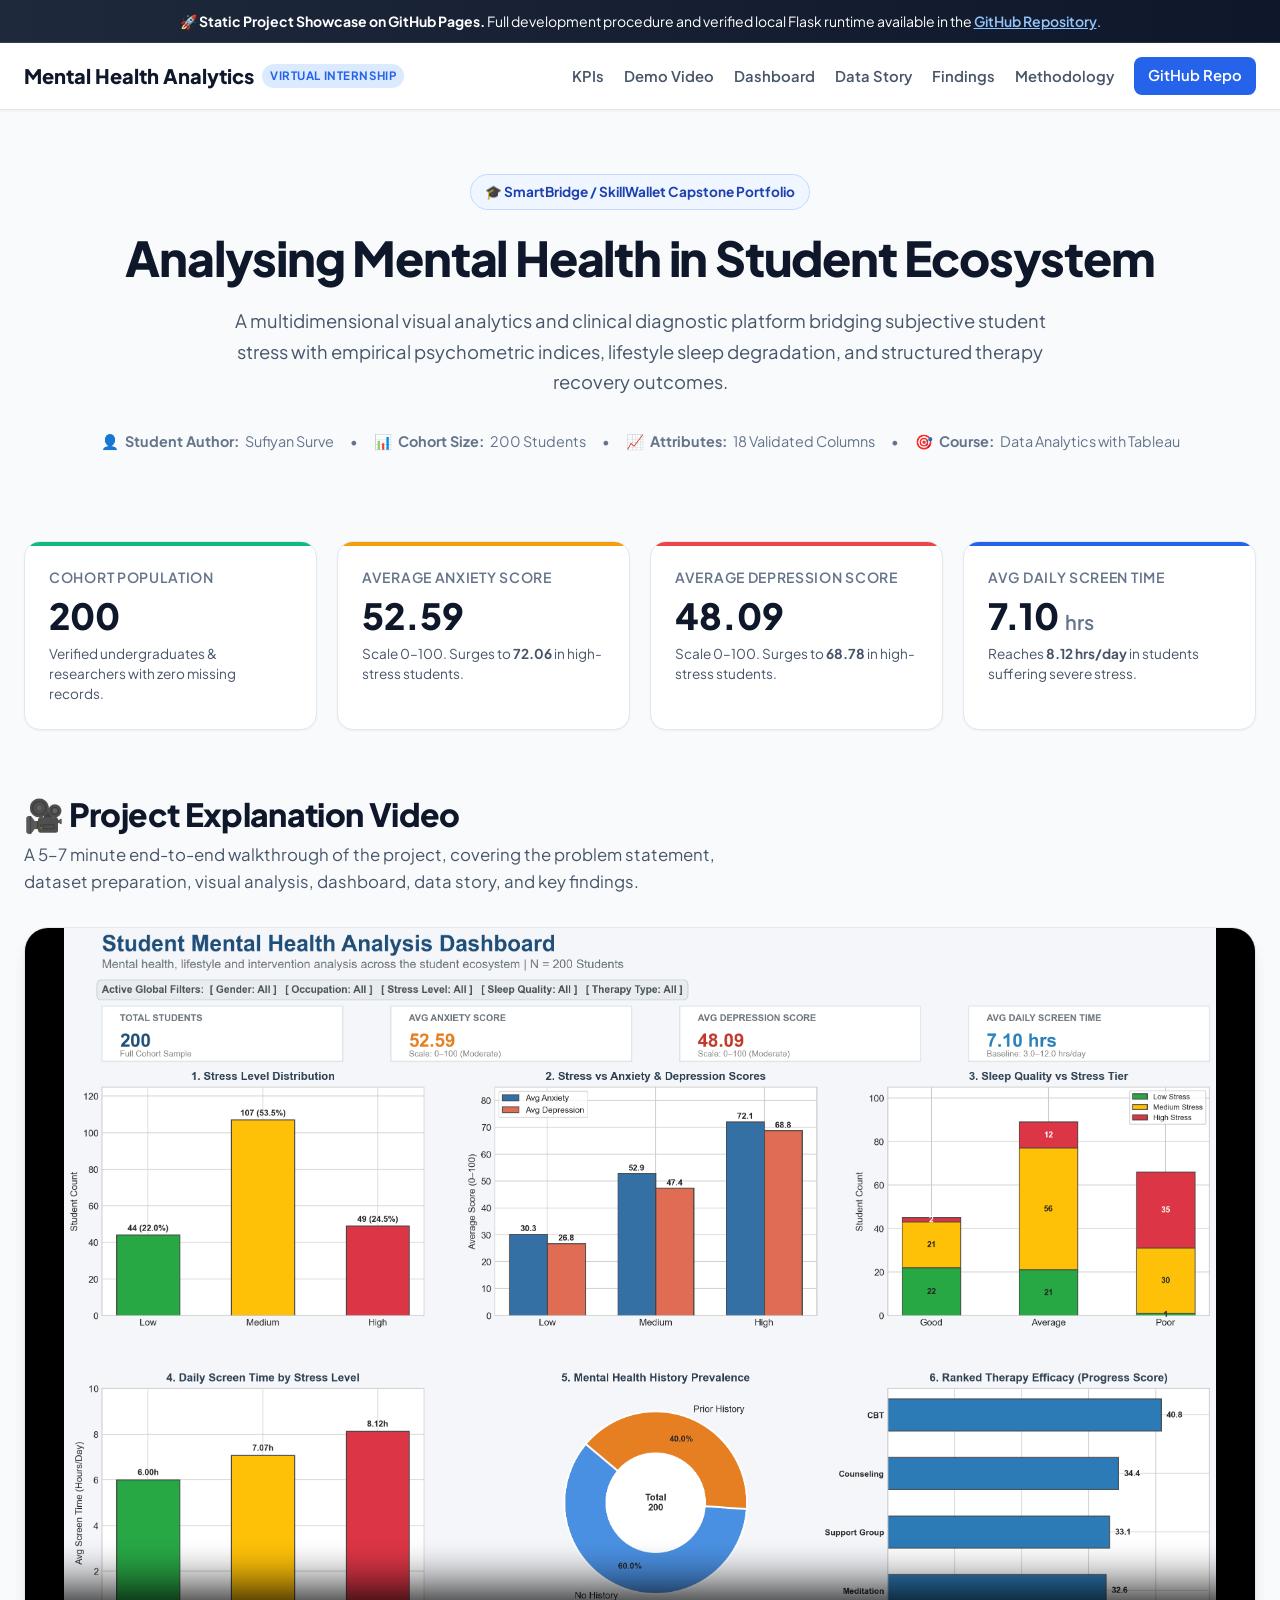
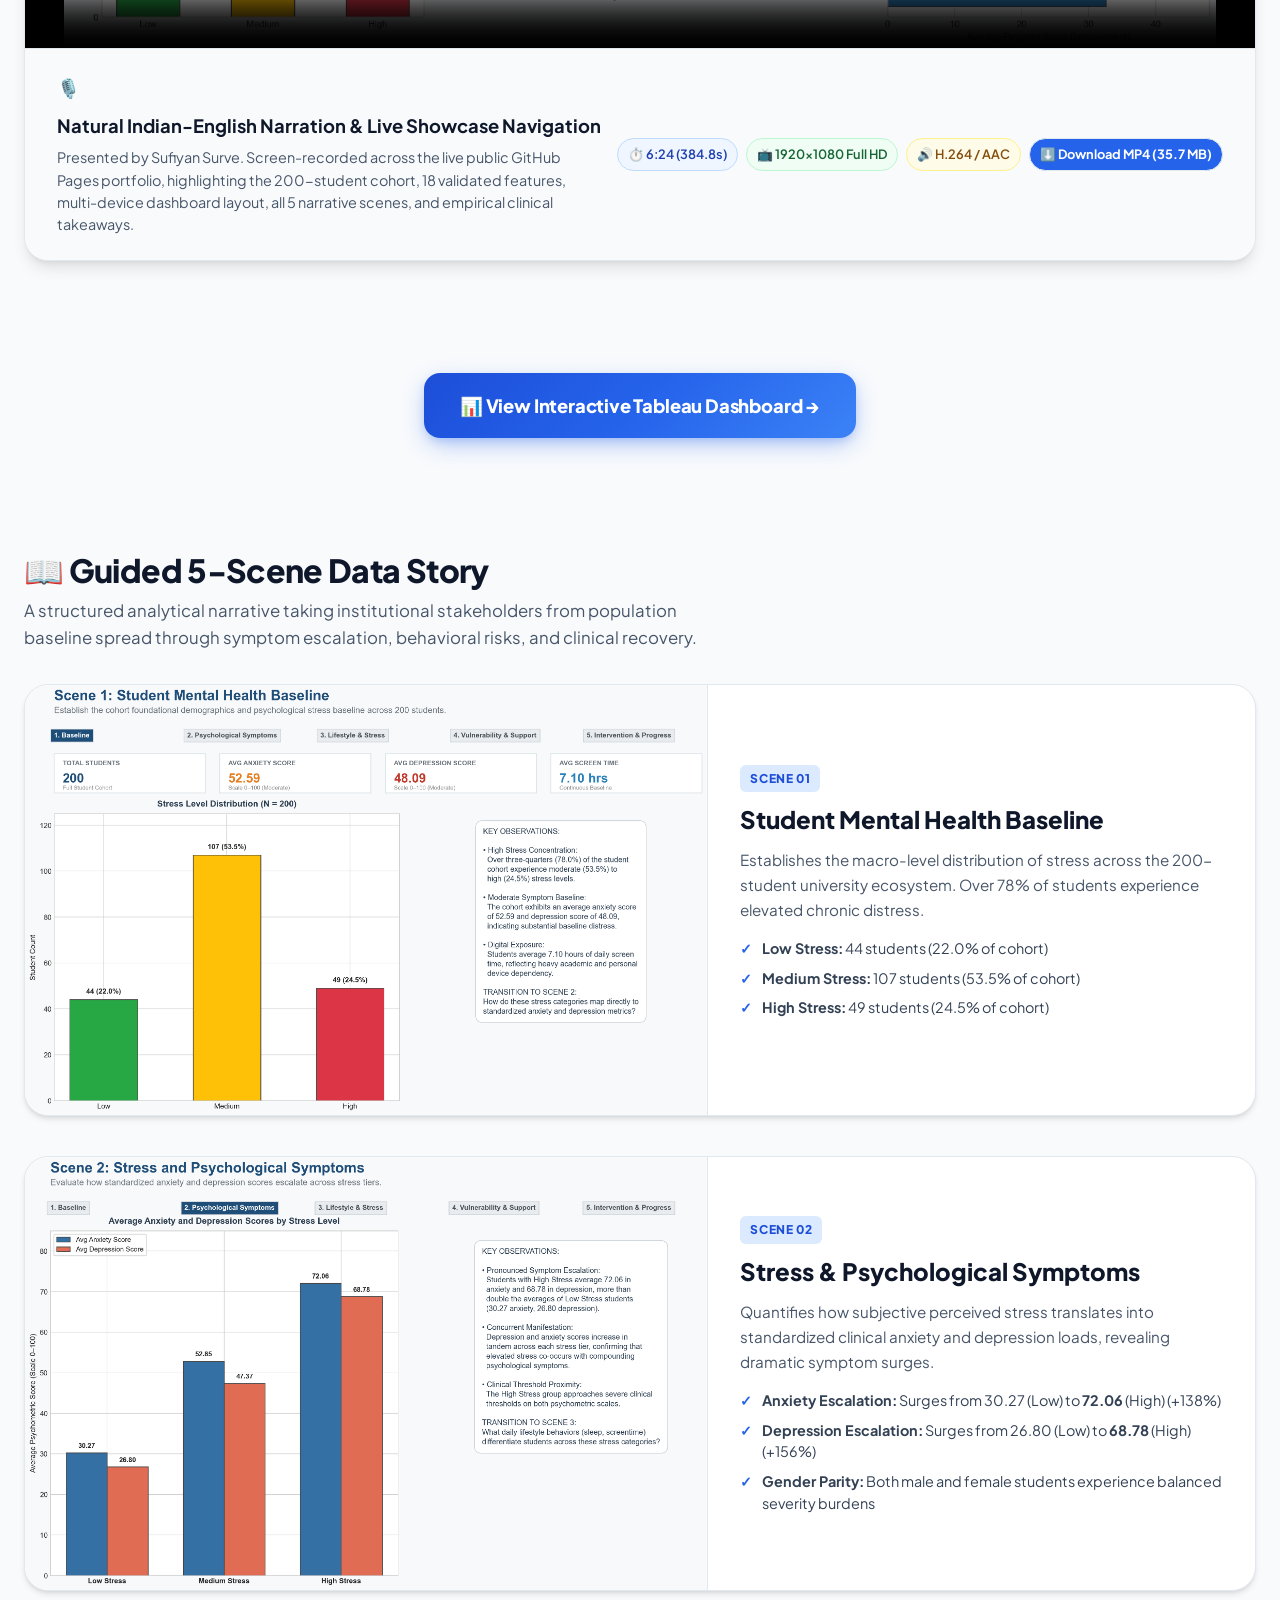
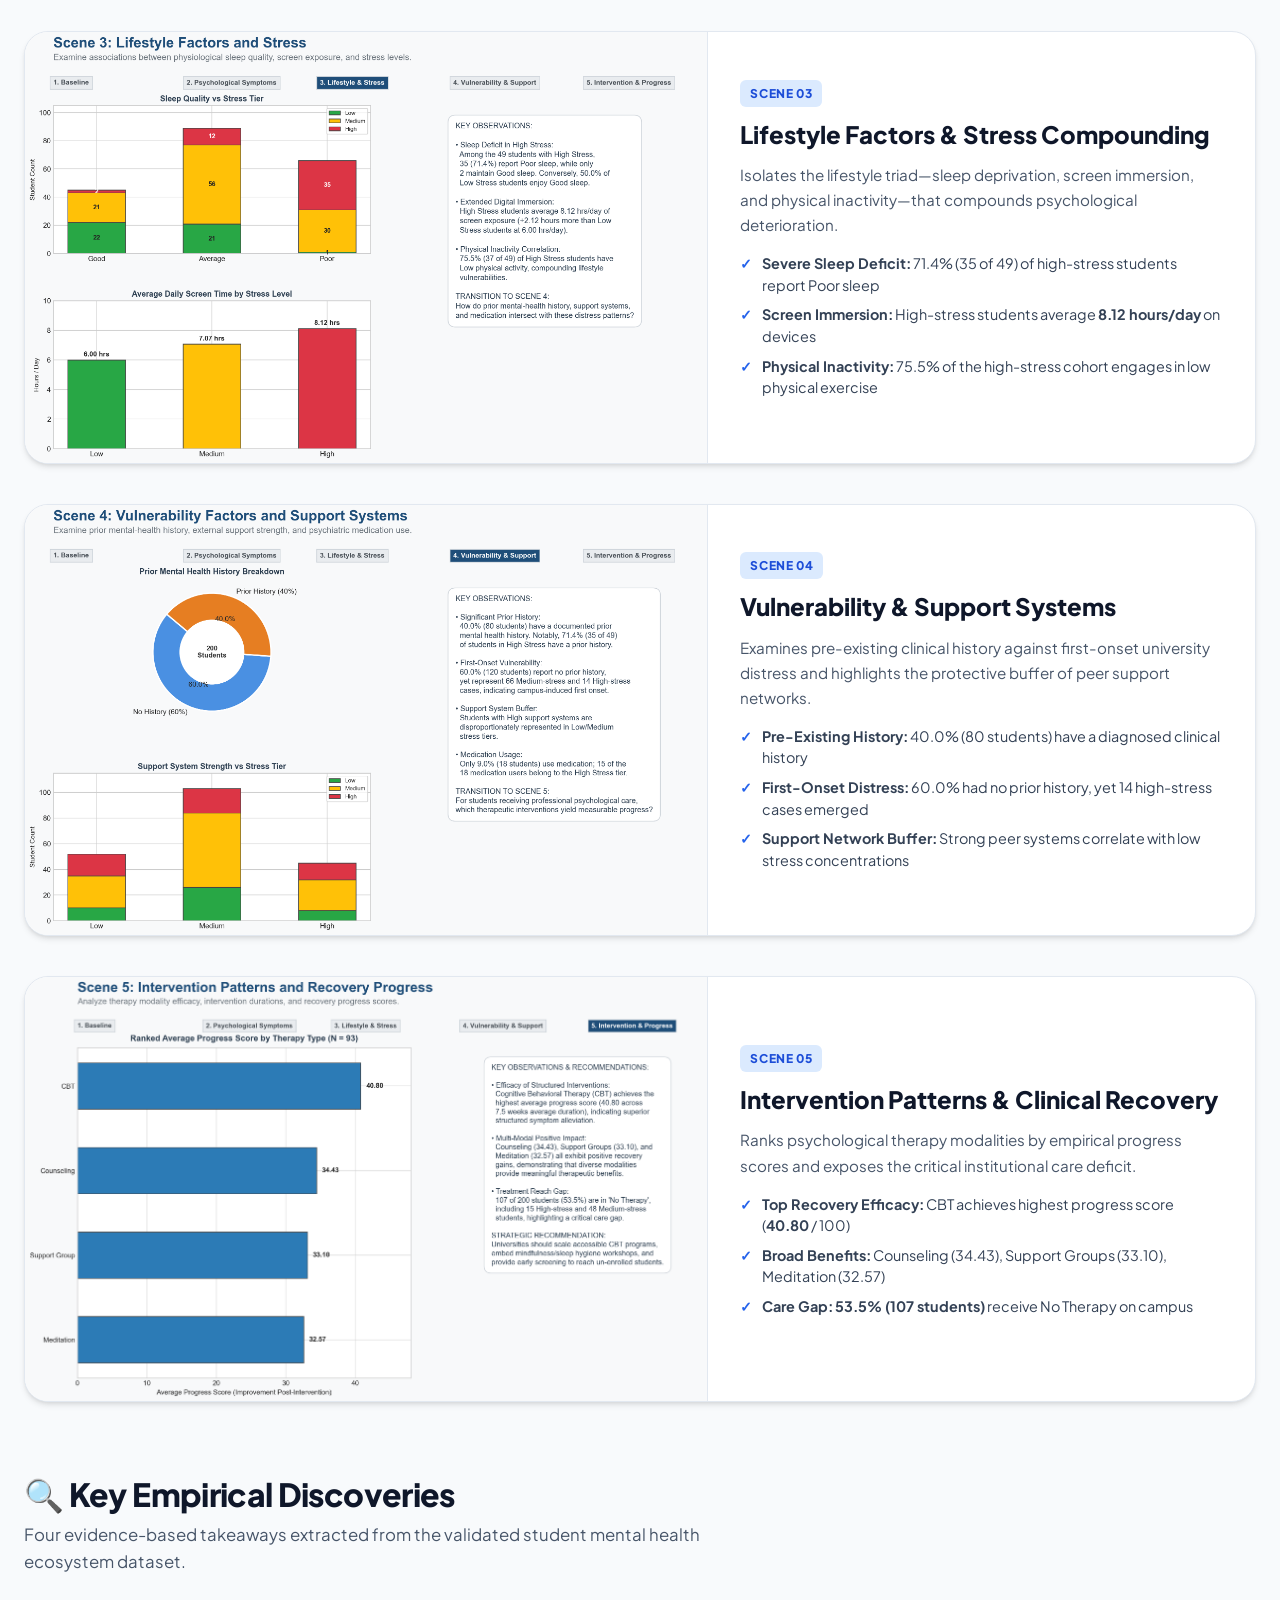
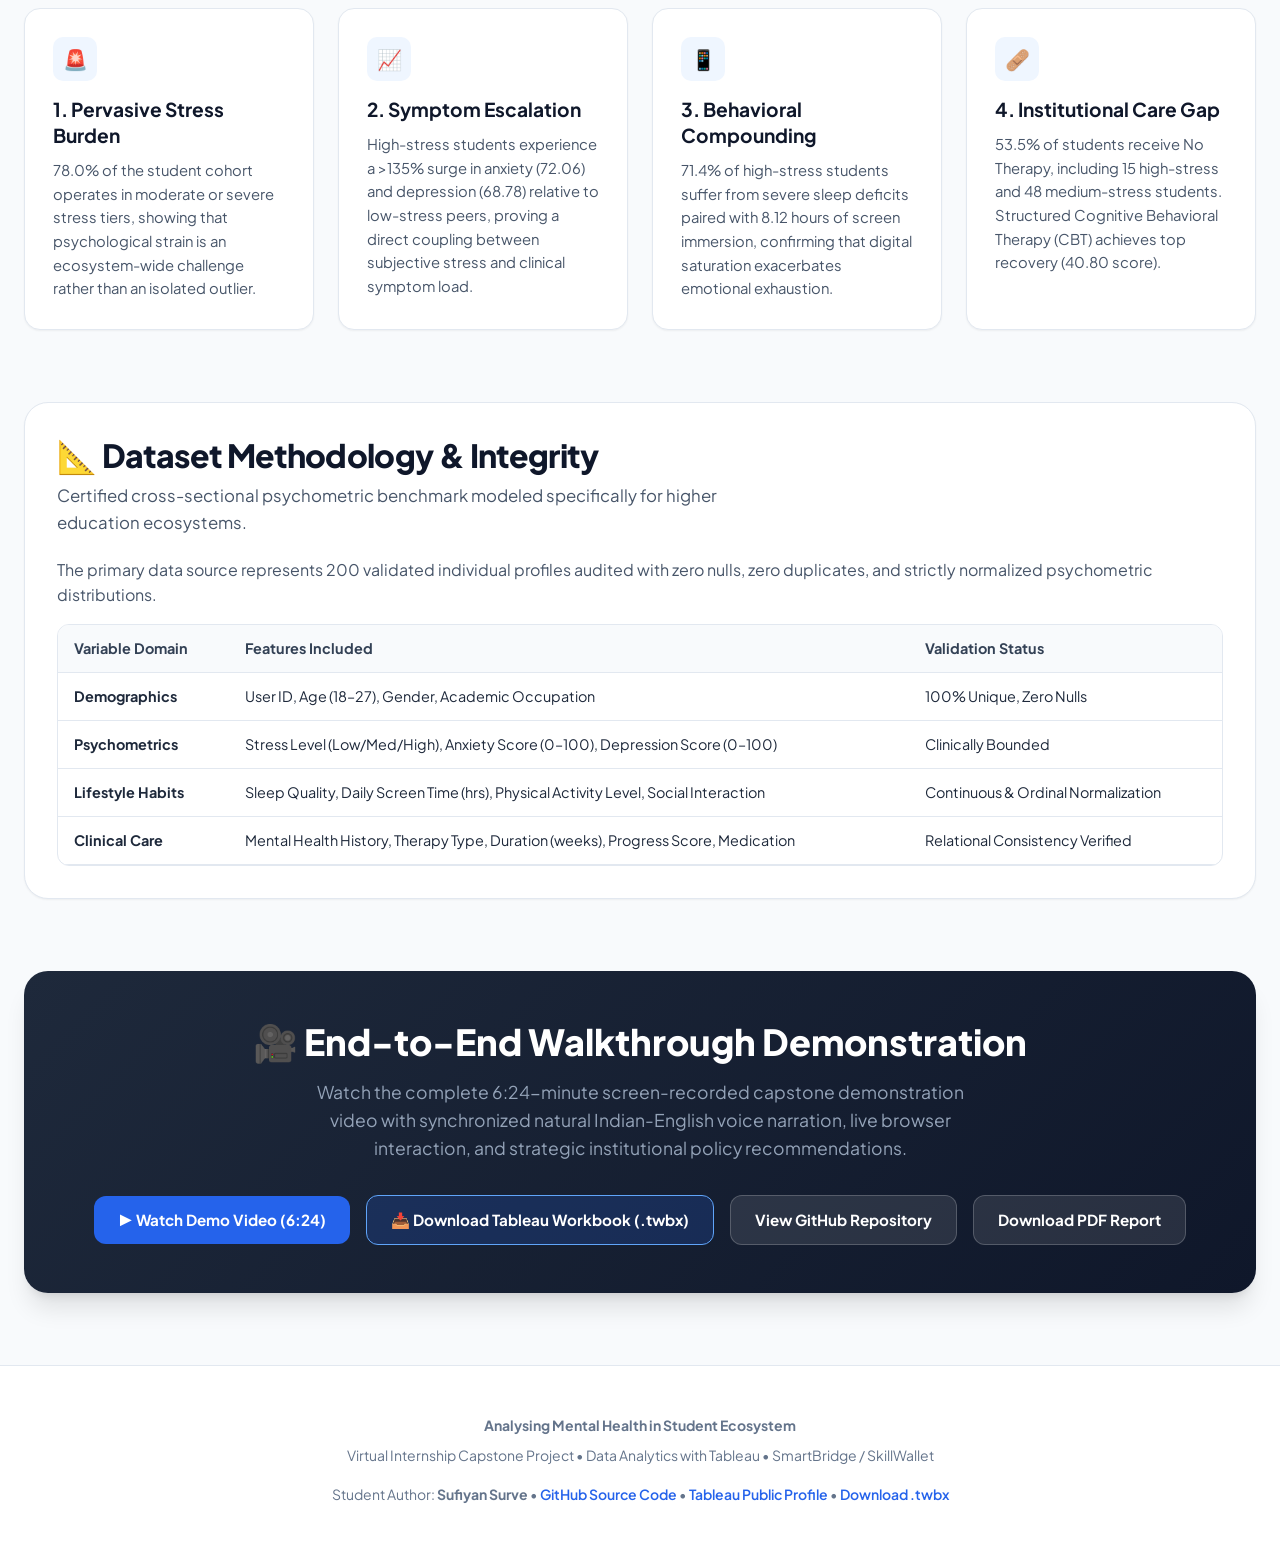
<file: docs/index.html>
<!DOCTYPE html>
<html lang="en">
<head>
  <meta charset="UTF-8">
  <meta name="viewport" content="width=device-width, initial-scale=1.0">
  <title>Analysing Mental Health in Student Ecosystem — Interactive Project Showcase</title>
  <link rel="preconnect" href="https://fonts.googleapis.com">
  <link rel="preconnect" href="https://fonts.gstatic.com" crossorigin>
  <link href="https://fonts.googleapis.com/css2?family=Plus+Jakarta+Sans:wght@300;400;500;600;700;800&display=swap" rel="stylesheet">
  <style>
    :root {
      --primary: #2563eb;
      --primary-dark: #1d4ed8;
      --primary-light: #dbeafe;
      --slate-900: #0f172a;
      --slate-800: #1e293b;
      --slate-700: #334155;
      --slate-600: #475569;
      --slate-500: #64748b;
      --slate-200: #e2e8f0;
      --slate-100: #f1f5f9;
      --slate-50: #f8fafc;
      --white: #ffffff;
      --success: #10b981;
      --warning: #f59e0b;
      --danger: #ef4444;
      --shadow-sm: 0 1px 2px 0 rgb(0 0 0 / 0.05);
      --shadow-md: 0 4px 6px -1px rgb(0 0 0 / 0.1), 0 2px 4px -2px rgb(0 0 0 / 0.1);
      --shadow-lg: 0 10px 15px -3px rgb(0 0 0 / 0.1), 0 4px 6px -4px rgb(0 0 0 / 0.1);
      --shadow-xl: 0 20px 25px -5px rgb(0 0 0 / 0.1), 0 8px 10px -6px rgb(0 0 0 / 0.1);
      --radius-sm: 8px;
      --radius-md: 12px;
      --radius-lg: 16px;
      --radius-xl: 24px;
    }

    *, *::before, *::after {
      box-sizing: border-box;
      margin: 0;
      padding: 0;
    }

    html {
      scroll-behavior: smooth;
      -webkit-text-size-adjust: 100%;
      overflow-x: hidden;
    }

    body {
      font-family: 'Plus Jakarta Sans', -apple-system, BlinkMacSystemFont, 'Segoe UI', Roboto, sans-serif;
      background-color: var(--slate-50);
      color: var(--slate-800);
      line-height: 1.6;
      -webkit-font-smoothing: antialiased;
      overflow-x: hidden;
      width: 100%;
    }

    img, video {
      max-width: 100%;
      height: auto;
      display: block;
    }

    /* Top Notice Banner */
    .top-banner {
      background: linear-gradient(90deg, #1e293b 0%, #0f172a 100%);
      color: var(--white);
      padding: 10px clamp(16px, 3vw, 24px);
      font-size: clamp(0.775rem, 1.8vw, 0.875rem);
      text-align: center;
      border-bottom: 1px solid rgba(255, 255, 255, 0.1);
      word-break: break-word;
    }
    .top-banner a {
      color: #93c5fd;
      text-decoration: underline;
      font-weight: 600;
    }

    /* Header Nav */
    header {
      background: rgba(255, 255, 255, 0.95);
      backdrop-filter: blur(8px);
      position: sticky;
      top: 0;
      z-index: 50;
      border-bottom: 1px solid var(--slate-200);
      box-shadow: var(--shadow-sm);
      width: 100%;
    }
    .nav-container {
      max-width: 1280px;
      margin: 0 auto;
      padding: 14px clamp(16px, 3vw, 24px);
      display: flex;
      justify-content: space-between;
      align-items: center;
      flex-wrap: wrap;
      gap: 12px;
    }
    .brand {
      display: inline-flex;
      align-items: center;
      gap: 8px;
      text-decoration: none;
      color: var(--slate-900);
      font-weight: 800;
      font-size: clamp(1.05rem, 2.5vw, 1.25rem);
      flex-shrink: 0;
    }
    .brand-badge {
      background: var(--primary-light);
      color: var(--primary);
      font-size: 0.72rem;
      padding: 3px 8px;
      border-radius: 9999px;
      font-weight: 700;
      text-transform: uppercase;
      letter-spacing: 0.05em;
      white-space: nowrap;
    }
    .nav-links {
      display: flex;
      align-items: center;
      gap: clamp(10px, 1.8vw, 20px);
      list-style: none;
      flex-wrap: wrap;
    }
    .nav-links a {
      text-decoration: none;
      color: var(--slate-600);
      font-weight: 600;
      font-size: clamp(0.825rem, 1.6vw, 0.925rem);
      transition: color 0.2s ease;
      white-space: nowrap;
    }
    .nav-links a:hover {
      color: var(--primary);
    }
    .nav-btn {
      background: var(--primary);
      color: var(--white) !important;
      padding: 7px 14px;
      border-radius: var(--radius-sm);
      transition: background 0.2s ease, transform 0.2s ease;
      display: inline-flex;
      align-items: center;
      gap: 4px;
    }
    .nav-btn:hover {
      background: var(--primary-dark) !important;
      transform: translateY(-1px);
    }

    /* Hero Section */
    .hero {
      padding: clamp(36px, 6vw, 64px) clamp(16px, 3vw, 24px) clamp(28px, 4vw, 48px);
      max-width: 1280px;
      margin: 0 auto;
      text-align: center;
      width: 100%;
    }
    .hero-tag {
      display: inline-flex;
      align-items: center;
      gap: 6px;
      background: #eff6ff;
      border: 1px solid #bfdbfe;
      color: #1e40af;
      padding: 6px 14px;
      border-radius: 9999px;
      font-size: clamp(0.775rem, 1.6vw, 0.85rem);
      font-weight: 700;
      margin-bottom: clamp(14px, 2.5vw, 20px);
      max-width: 100%;
      word-break: break-word;
    }
    .hero h1 {
      font-size: clamp(1.85rem, 4.5vw, 3rem);
      line-height: 1.18;
      font-weight: 800;
      color: var(--slate-900);
      margin-bottom: clamp(14px, 2.5vw, 20px);
      letter-spacing: -0.025em;
      word-break: break-word;
    }
    .hero p {
      font-size: clamp(1rem, 2.2vw, 1.15rem);
      color: var(--slate-600);
      max-width: 840px;
      margin: 0 auto clamp(24px, 3.5vw, 32px);
      line-height: 1.65;
    }
    .hero-meta {
      display: flex;
      justify-content: center;
      align-items: center;
      flex-wrap: wrap;
      gap: 10px 16px;
      margin-bottom: clamp(28px, 4vw, 40px);
      font-size: clamp(0.825rem, 1.6vw, 0.9rem);
      color: var(--slate-500);
    }
    .hero-meta span {
      display: inline-flex;
      align-items: center;
      gap: 6px;
      white-space: nowrap;
    }

    /* KPI Cards Grid */
    .kpi-section {
      max-width: 1280px;
      margin: 0 auto clamp(36px, 5vw, 64px);
      padding: 0 clamp(16px, 3vw, 24px);
      width: 100%;
    }
    .kpi-grid {
      display: grid;
      grid-template-columns: repeat(auto-fit, minmax(min(100%, 260px), 1fr));
      gap: clamp(14px, 2vw, 20px);
    }
    .kpi-card {
      background: var(--white);
      border: 1px solid var(--slate-200);
      border-radius: var(--radius-lg);
      padding: clamp(18px, 2.5vw, 24px);
      box-shadow: var(--shadow-sm);
      position: relative;
      overflow: hidden;
      transition: transform 0.2s ease, box-shadow 0.2s ease;
      display: flex;
      flex-direction: column;
    }
    .kpi-card:hover {
      transform: translateY(-2px);
      box-shadow: var(--shadow-md);
    }
    .kpi-card::before {
      content: '';
      position: absolute;
      top: 0;
      left: 0;
      right: 0;
      height: 4px;
      background: var(--primary);
    }
    .kpi-card.warning::before { background: var(--warning); }
    .kpi-card.danger::before { background: var(--danger); }
    .kpi-card.success::before { background: var(--success); }
    .kpi-label {
      font-size: clamp(0.775rem, 1.5vw, 0.875rem);
      font-weight: 600;
      color: var(--slate-500);
      text-transform: uppercase;
      letter-spacing: 0.05em;
      margin-bottom: 8px;
    }
    .kpi-value {
      font-size: clamp(1.85rem, 3.8vw, 2.25rem);
      font-weight: 800;
      color: var(--slate-900);
      line-height: 1.1;
      margin-bottom: 8px;
    }
    .kpi-subtext {
      font-size: clamp(0.8rem, 1.5vw, 0.85rem);
      color: var(--slate-600);
      line-height: 1.5;
    }

    /* Section Containers */
    .section-wrap {
      max-width: 1280px;
      margin: 0 auto clamp(40px, 6vw, 72px);
      padding: 0 clamp(16px, 3vw, 24px);
      width: 100%;
    }
    .section-header {
      margin-bottom: clamp(20px, 3.5vw, 32px);
      text-align: left;
    }
    .section-title {
      font-size: clamp(1.4rem, 3vw, 2rem);
      font-weight: 800;
      color: var(--slate-900);
      margin-bottom: 8px;
      letter-spacing: -0.02em;
      line-height: 1.25;
      display: flex;
      align-items: center;
      gap: 8px;
      flex-wrap: wrap;
    }
    .section-desc {
      font-size: clamp(0.925rem, 2vw, 1.05rem);
      color: var(--slate-600);
      max-width: 720px;
      line-height: 1.6;
    }

    /* Dashboard Link Section */
    #dashboard {
      display: flex;
      justify-content: center;
      align-items: center;
      padding: clamp(24px, 4vw, 40px) clamp(16px, 3vw, 24px);
    }
    .btn-dashboard-cta {
      display: inline-flex;
      align-items: center;
      justify-content: center;
      gap: 10px;
      background: linear-gradient(135deg, #1d4ed8 0%, #2563eb 50%, #3b82f6 100%);
      color: var(--white) !important;
      font-size: clamp(0.95rem, 2vw, 1.15rem);
      font-weight: 800;
      padding: clamp(14px, 2.5vw, 18px) clamp(22px, 4vw, 36px);
      border-radius: var(--radius-lg);
      text-decoration: none !important;
      box-shadow: 0 8px 24px -4px rgba(37, 99, 235, 0.4), 0 4px 10px -2px rgba(37, 99, 235, 0.2);
      transition: all 0.25s ease;
      max-width: 100%;
      text-align: center;
      word-break: normal;
      letter-spacing: -0.01em;
      min-height: 52px;
    }
    .btn-dashboard-cta:hover {
      background: linear-gradient(135deg, #1e40af 0%, #1d4ed8 50%, #2563eb 100%);
      transform: translateY(-2px);
      box-shadow: 0 12px 28px -4px rgba(37, 99, 235, 0.5), 0 6px 14px -2px rgba(37, 99, 235, 0.3);
    }
    .btn-dashboard-cta:active {
      transform: translateY(0);
    }

    /* Story Scenes */
    .story-grid {
      display: grid;
      grid-template-columns: 1fr;
      gap: clamp(24px, 3.5vw, 40px);
    }
    .scene-card {
      background: var(--white);
      border: 1px solid var(--slate-200);
      border-radius: var(--radius-xl);
      overflow: hidden;
      box-shadow: var(--shadow-md);
      display: grid;
      grid-template-columns: 1.25fr 1fr;
      transition: transform 0.2s ease, box-shadow 0.2s ease;
      width: 100%;
    }
    .scene-card:hover {
      box-shadow: var(--shadow-xl);
    }
    .scene-media {
      background: #000;
      display: flex;
      align-items: center;
      justify-content: center;
      border-right: 1px solid var(--slate-200);
      min-height: 220px;
      overflow: hidden;
    }
    .scene-media img {
      width: 100%;
      height: 100%;
      object-fit: cover;
      display: block;
    }
    .scene-content {
      padding: clamp(20px, 3.5vw, 36px) clamp(18px, 3vw, 32px);
      display: flex;
      flex-direction: column;
      justify-content: center;
    }
    .scene-num {
      display: inline-block;
      align-self: flex-start;
      background: var(--primary-light);
      color: var(--primary-dark);
      font-size: 0.75rem;
      font-weight: 800;
      text-transform: uppercase;
      padding: 4px 10px;
      border-radius: 6px;
      margin-bottom: 12px;
      letter-spacing: 0.05em;
    }
    .scene-title {
      font-size: clamp(1.2rem, 2.2vw, 1.5rem);
      font-weight: 800;
      color: var(--slate-900);
      margin-bottom: 12px;
      line-height: 1.3;
    }
    .scene-body {
      font-size: clamp(0.875rem, 1.6vw, 0.95rem);
      color: var(--slate-600);
      margin-bottom: 16px;
      line-height: 1.65;
    }
    .scene-bullets {
      list-style: none;
      margin-bottom: 8px;
    }
    .scene-bullets li {
      position: relative;
      padding-left: 22px;
      font-size: clamp(0.825rem, 1.5vw, 0.9rem);
      color: var(--slate-700);
      margin-bottom: 8px;
      line-height: 1.5;
    }
    .scene-bullets li::before {
      content: '✓';
      position: absolute;
      left: 0;
      top: 0;
      color: var(--primary);
      font-weight: 800;
    }

    /* Key Findings Grid */
    .findings-grid {
      display: grid;
      grid-template-columns: repeat(auto-fit, minmax(min(100%, 280px), 1fr));
      gap: clamp(16px, 2.5vw, 24px);
    }
    .finding-card {
      background: var(--white);
      border: 1px solid var(--slate-200);
      border-radius: var(--radius-lg);
      padding: clamp(20px, 3vw, 28px);
      box-shadow: var(--shadow-sm);
      display: flex;
      flex-direction: column;
    }
    .finding-icon {
      width: 44px;
      height: 44px;
      border-radius: 10px;
      background: #eff6ff;
      color: var(--primary);
      display: inline-flex;
      align-items: center;
      justify-content: center;
      font-size: 1.25rem;
      margin-bottom: 16px;
      flex-shrink: 0;
    }
    .finding-title {
      font-size: clamp(1.05rem, 2vw, 1.2rem);
      font-weight: 700;
      color: var(--slate-900);
      margin-bottom: 10px;
      line-height: 1.35;
    }
    .finding-desc {
      font-size: clamp(0.85rem, 1.6vw, 0.925rem);
      color: var(--slate-600);
      line-height: 1.6;
    }

    /* Methodology Table */
    .methodology-box {
      background: var(--white);
      border: 1px solid var(--slate-200);
      border-radius: var(--radius-xl);
      padding: clamp(20px, 3.5vw, 32px);
      box-shadow: var(--shadow-sm);
      width: 100%;
    }
    .methodology-box h3 {
      font-size: clamp(1.1rem, 2.2vw, 1.25rem);
      color: var(--slate-900);
      margin-bottom: 16px;
    }
    .table-responsive {
      width: 100%;
      overflow-x: auto;
      -webkit-overflow-scrolling: touch;
      margin-top: 16px;
      border-radius: var(--radius-md);
      border: 1px solid var(--slate-200);
    }
    .methodology-table {
      width: 100%;
      border-collapse: collapse;
      font-size: clamp(0.825rem, 1.6vw, 0.9rem);
      min-width: 540px;
    }
    .methodology-table th, .methodology-table td {
      padding: 12px clamp(10px, 2vw, 16px);
      text-align: left;
      border-bottom: 1px solid var(--slate-200);
    }
    .methodology-table th {
      background: var(--slate-50);
      font-weight: 700;
      color: var(--slate-700);
    }

    /* Video Showcase Section */
    .video-card {
      background: var(--white);
      border: 1px solid var(--slate-200);
      border-radius: var(--radius-xl);
      overflow: hidden;
      box-shadow: var(--shadow-lg);
      width: 100%;
    }
    .video-wrapper {
      position: relative;
      width: 100%;
      background: #000;
      border-bottom: 1px solid var(--slate-200);
    }
    .video-wrapper video {
      width: 100%;
      height: auto;
      max-height: 720px;
      display: block;
      margin: 0 auto;
    }
    .video-meta-bar {
      padding: clamp(18px, 3vw, 24px) clamp(18px, 3vw, 32px);
      display: flex;
      justify-content: space-between;
      align-items: center;
      flex-wrap: wrap;
      gap: 16px;
      background: var(--slate-50);
    }
    .video-details {
      display: flex;
      flex-direction: column;
      gap: 6px;
      flex: 1 1 320px;
    }
    .video-details h3 {
      font-size: clamp(1rem, 2vw, 1.15rem);
      font-weight: 700;
      color: var(--slate-900);
      display: flex;
      align-items: center;
      gap: 8px;
      flex-wrap: wrap;
    }
    .video-details p {
      font-size: clamp(0.825rem, 1.5vw, 0.9rem);
      color: var(--slate-600);
      max-width: 750px;
      line-height: 1.55;
    }
    .badge-group {
      display: flex;
      gap: 8px;
      flex-wrap: wrap;
      align-items: center;
    }
    .badge {
      background: var(--slate-100);
      color: var(--slate-700);
      font-size: clamp(0.72rem, 1.4vw, 0.8rem);
      padding: 5px 10px;
      border-radius: 9999px;
      font-weight: 600;
      border: 1px solid var(--slate-200);
      display: inline-flex;
      align-items: center;
      gap: 4px;
      white-space: nowrap;
    }

    /* Video & CTA Banner */
    .cta-banner {
      background: linear-gradient(135deg, #1e293b 0%, #0f172a 100%);
      color: var(--white);
      border-radius: var(--radius-xl);
      padding: clamp(28px, 5vw, 48px) clamp(20px, 4vw, 36px);
      text-align: center;
      box-shadow: var(--shadow-xl);
      width: 100%;
    }
    .cta-banner h2 {
      font-size: clamp(1.5rem, 3.5vw, 2.25rem);
      font-weight: 800;
      margin-bottom: 14px;
      line-height: 1.25;
      display: flex;
      align-items: center;
      justify-content: center;
      gap: 8px;
      flex-wrap: wrap;
    }
    .cta-banner p {
      font-size: clamp(0.925rem, 2vw, 1.1rem);
      color: #94a3b8;
      max-width: 680px;
      margin: 0 auto clamp(20px, 3.5vw, 32px);
      line-height: 1.6;
    }
    .cta-buttons {
      display: flex;
      justify-content: center;
      align-items: center;
      gap: clamp(10px, 2vw, 16px);
      flex-wrap: wrap;
      width: 100%;
    }
    .btn {
      display: inline-flex;
      align-items: center;
      justify-content: center;
      gap: 8px;
      padding: clamp(10px, 2vw, 12px) clamp(16px, 3vw, 24px);
      font-weight: 700;
      font-size: clamp(0.85rem, 1.7vw, 0.95rem);
      border-radius: var(--radius-md);
      text-decoration: none;
      transition: all 0.2s ease;
      min-height: 44px;
      text-align: center;
    }
    .btn-primary {
      background: var(--primary);
      color: var(--white);
    }
    .btn-primary:hover {
      background: var(--primary-dark);
      transform: translateY(-2px);
    }
    .btn-secondary {
      background: rgba(255, 255, 255, 0.1);
      color: var(--white);
      border: 1px solid rgba(255, 255, 255, 0.2);
    }
    .btn-secondary:hover {
      background: rgba(255, 255, 255, 0.2);
      transform: translateY(-2px);
    }

    /* Footer */
    footer {
      background: var(--white);
      border-top: 1px solid var(--slate-200);
      padding: clamp(32px, 5vw, 48px) clamp(16px, 3vw, 24px);
      text-align: center;
      font-size: clamp(0.8rem, 1.5vw, 0.875rem);
      color: var(--slate-500);
      line-height: 1.6;
      width: 100%;
    }
    footer a {
      color: var(--primary);
      text-decoration: none;
      font-weight: 600;
    }

    /* ==================================================
       RESPONSIVE MEDIA QUERIES (Mobile, Tablet, Laptop, Desktop)
       ================================================== */

    /* Extra Wide Desktop (>= 1440px) */
    @media (min-width: 1440px) {
      .section-wrap, .kpi-section, .hero, .nav-container {
        max-width: 1360px;
      }
    }

    /* Laptop / Desktop Transition (< 1200px) */
    @media (max-width: 1199px) {
      .scene-card {
        grid-template-columns: 1.1fr 1fr;
      }
    }

    /* Tablet (< 1024px) */
    @media (max-width: 1023px) {
      .scene-card {
        grid-template-columns: 1fr;
      }
      .scene-media {
        border-right: none;
        border-bottom: 1px solid var(--slate-200);
        min-height: auto;
      }
      .scene-media img {
        max-height: 480px;
        object-fit: contain;
        background: #0b0f19;
      }
      .nav-links {
        gap: 12px;
      }
      .video-meta-bar {
        flex-direction: column;
        align-items: flex-start;
      }
    }

    /* Small Tablet / Phablet (< 768px) */
    @media (max-width: 767px) {
      .nav-container {
        flex-direction: column;
        align-items: stretch;
        gap: 12px;
      }
      .brand {
        justify-content: space-between;
      }
      .nav-links {
        justify-content: center;
        gap: 10px 14px;
        padding-top: 4px;
      }
      .hero-meta {
        flex-direction: column;
        gap: 8px;
      }
      .hero-meta span:nth-child(even) {
        display: none;
      }
      .kpi-grid {
        grid-template-columns: 1fr;
      }
      .findings-grid {
        grid-template-columns: 1fr;
      }
      .cta-buttons {
        flex-direction: column;
        width: 100%;
      }
      .cta-buttons .btn {
        width: 100%;
      }
    }

    /* Mobile Phones (< 480px) */
    @media (max-width: 479px) {
      .top-banner {
        padding: 8px 12px;
        font-size: 0.775rem;
      }
      .brand-badge {
        font-size: 0.65rem;
        padding: 2px 6px;
      }
      .nav-links {
        gap: 8px 12px;
      }
      .nav-links a {
        font-size: 0.8rem;
      }
      .scene-content {
        padding: 20px 16px;
      }
      .finding-card {
        padding: 18px 16px;
      }
      .methodology-box {
        padding: 18px 14px;
      }
      .video-meta-bar {
        padding: 16px 14px;
      }
      .cta-banner {
        padding: 24px 16px;
      }
      .badge-group {
        gap: 6px;
      }
      .badge {
        font-size: 0.72rem;
        padding: 4px 8px;
      }
    }
  </style>
</head>
<body>

  <!-- Top Notice Banner -->
  <div class="top-banner">
    🚀 <strong>Static Project Showcase on GitHub Pages.</strong> Full development procedure and verified local Flask runtime available in the <a href="https://github.com/Sufiyan367/Analysing-Mental-Health-in-Student-Ecosystem" target="_blank" rel="noopener">GitHub Repository</a>.
  </div>

  <!-- Header -->
  <header>
    <div class="nav-container">
      <a href="#" class="brand">
        <span>Mental Health Analytics</span>
        <span class="brand-badge">Virtual Internship</span>
      </a>
      <ul class="nav-links">
        <li><a href="#kpis">KPIs</a></li>
        <li><a href="#video">Demo Video</a></li>
        <li><a href="#dashboard">Dashboard</a></li>
        <li><a href="#story">Data Story</a></li>
        <li><a href="#findings">Findings</a></li>
        <li><a href="#methodology">Methodology</a></li>
        <li><a href="https://github.com/Sufiyan367/Analysing-Mental-Health-in-Student-Ecosystem" target="_blank" rel="noopener" class="nav-btn">GitHub Repo</a></li>
      </ul>
    </div>
  </header>

  <!-- Hero Section -->
  <section class="hero">
    <div class="hero-tag">
      🎓 SmartBridge / SkillWallet Capstone Portfolio
    </div>
    <h1>Analysing Mental Health in Student Ecosystem</h1>
    <p>A multidimensional visual analytics and clinical diagnostic platform bridging subjective student stress with empirical psychometric indices, lifestyle sleep degradation, and structured therapy recovery outcomes.</p>
    <div class="hero-meta">
      <span>👤 <strong>Student Author:</strong> Sufiyan Surve</span>
      <span>•</span>
      <span>📊 <strong>Cohort Size:</strong> 200 Students</span>
      <span>•</span>
      <span>📈 <strong>Attributes:</strong> 18 Validated Columns</span>
      <span>•</span>
      <span>🎯 <strong>Course:</strong> Data Analytics with Tableau</span>
    </div>
  </section>

  <!-- KPI Section -->
  <section class="kpi-section" id="kpis">
    <div class="kpi-grid">
      <div class="kpi-card success">
        <div class="kpi-label">Cohort Population</div>
        <div class="kpi-value">200</div>
        <div class="kpi-subtext">Verified undergraduates & researchers with zero missing records.</div>
      </div>
      <div class="kpi-card warning">
        <div class="kpi-label">Average Anxiety Score</div>
        <div class="kpi-value">52.59</div>
        <div class="kpi-subtext">Scale 0–100. Surges to <strong>72.06</strong> in high-stress students.</div>
      </div>
      <div class="kpi-card danger">
        <div class="kpi-label">Average Depression Score</div>
        <div class="kpi-value">48.09</div>
        <div class="kpi-subtext">Scale 0–100. Surges to <strong>68.78</strong> in high-stress students.</div>
      </div>
      <div class="kpi-card">
        <div class="kpi-label">Avg Daily Screen Time</div>
        <div class="kpi-value">7.10 <span style="font-size: 1.25rem; font-weight: 600; color: var(--slate-500);">hrs</span></div>
        <div class="kpi-subtext">Reaches <strong>8.12 hrs/day</strong> in students suffering severe stress.</div>
      </div>
    </div>
  </section>

  <!-- Video Showcase Section -->
  <section class="section-wrap" id="video">
    <div class="section-header">
      <h2 class="section-title">🎥 Project Explanation Video</h2>
      <p class="section-desc">A 5–7 minute end-to-end walkthrough of the project, covering the problem statement, dataset preparation, visual analysis, dashboard, data story, and key findings.</p>
    </div>
    <div class="video-card">
      <div class="video-wrapper">
        <video controls preload="metadata" poster="evidence/dashboard/desktop_dashboard.png">
          <source src="evidence/demo/project_explanation_video.mp4" type="video/mp4">
          Your browser does not support the video tag. <a href="evidence/demo/project_explanation_video.mp4" target="_blank">Download or watch directly</a>.
        </video>
      </div>
      <div class="video-meta-bar">
        <div class="video-details">
          <h3><span>🎙️</span> Natural Indian-English Narration & Live Showcase Navigation</h3>
          <p>Presented by Sufiyan Surve. Screen-recorded across the live public GitHub Pages portfolio, highlighting the 200-student cohort, 18 validated features, multi-device dashboard layout, all 5 narrative scenes, and empirical clinical takeaways.</p>
        </div>
        <div class="badge-group">
          <span class="badge" style="background:#eff6ff; color:#1e40af; border-color:#bfdbfe;">⏱️ 6:24 (384.8s)</span>
          <span class="badge" style="background:#f0fdf4; color:#166534; border-color:#bbf7d0;">📺 1920×1080 Full HD</span>
          <span class="badge" style="background:#fefce8; color:#854d0e; border-color:#fef08a;">🔊 H.264 / AAC</span>
          <a href="evidence/demo/project_explanation_video.mp4" target="_blank" download class="badge" style="background:var(--primary); color:#ffffff; text-decoration:none; font-weight:700;">⬇️ Download MP4 (35.7 MB)</a>
        </div>
      </div>
    </div>
  </section>

  <!-- Dashboard Section -->
  <section class="section-wrap" id="dashboard">
    <a href="https://public.tableau.com/views/Student_Mental_Health_Analysis_sufiyan/AnalysingMentalHealthinStudentEcosystem?:language=en-US&amp;publish=yes&amp;:sid=&amp;:redirect=auth&amp;:display_count=n&amp;:origin=viz_share_link" target="_blank" rel="noopener noreferrer" class="btn-dashboard-cta">📊 View Interactive Tableau Dashboard →</a>
  </section>

  <!-- Data Story Section -->
  <section class="section-wrap" id="story">
    <div class="section-header">
      <h2 class="section-title">📖 Guided 5-Scene Data Story</h2>
      <p class="section-desc">A structured analytical narrative taking institutional stakeholders from population baseline spread through symptom escalation, behavioral risks, and clinical recovery.</p>
    </div>

    <div class="story-grid">
      <!-- Scene 1 -->
      <article class="scene-card">
        <div class="scene-media">
          <img src="evidence/story/01_baseline.png" alt="Scene 1: Student Mental Health Baseline" loading="lazy">
        </div>
        <div class="scene-content">
          <span class="scene-num">Scene 01</span>
          <h3 class="scene-title">Student Mental Health Baseline</h3>
          <p class="scene-body">Establishes the macro-level distribution of stress across the 200-student university ecosystem. Over 78% of students experience elevated chronic distress.</p>
          <ul class="scene-bullets">
            <li><strong>Low Stress:</strong> 44 students (22.0% of cohort)</li>
            <li><strong>Medium Stress:</strong> 107 students (53.5% of cohort)</li>
            <li><strong>High Stress:</strong> 49 students (24.5% of cohort)</li>
          </ul>
        </div>
      </article>

      <!-- Scene 2 -->
      <article class="scene-card">
        <div class="scene-media">
          <img src="evidence/story/02_psychological_symptoms.png" alt="Scene 2: Stress and Psychological Symptoms" loading="lazy">
        </div>
        <div class="scene-content">
          <span class="scene-num">Scene 02</span>
          <h3 class="scene-title">Stress & Psychological Symptoms</h3>
          <p class="scene-body">Quantifies how subjective perceived stress translates into standardized clinical anxiety and depression loads, revealing dramatic symptom surges.</p>
          <ul class="scene-bullets">
            <li><strong>Anxiety Escalation:</strong> Surges from 30.27 (Low) to <strong>72.06</strong> (High) (+138%)</li>
            <li><strong>Depression Escalation:</strong> Surges from 26.80 (Low) to <strong>68.78</strong> (High) (+156%)</li>
            <li><strong>Gender Parity:</strong> Both male and female students experience balanced severity burdens</li>
          </ul>
        </div>
      </article>

      <!-- Scene 3 -->
      <article class="scene-card">
        <div class="scene-media">
          <img src="evidence/story/03_lifestyle_and_stress.png" alt="Scene 3: Lifestyle Factors and Stress" loading="lazy">
        </div>
        <div class="scene-content">
          <span class="scene-num">Scene 03</span>
          <h3 class="scene-title">Lifestyle Factors & Stress Compounding</h3>
          <p class="scene-body">Isolates the lifestyle triad—sleep deprivation, screen immersion, and physical inactivity—that compounds psychological deterioration.</p>
          <ul class="scene-bullets">
            <li><strong>Severe Sleep Deficit:</strong> 71.4% (35 of 49) of high-stress students report Poor sleep</li>
            <li><strong>Screen Immersion:</strong> High-stress students average <strong>8.12 hours/day</strong> on devices</li>
            <li><strong>Physical Inactivity:</strong> 75.5% of the high-stress cohort engages in low physical exercise</li>
          </ul>
        </div>
      </article>

      <!-- Scene 4 -->
      <article class="scene-card">
        <div class="scene-media">
          <img src="evidence/story/04_vulnerability_and_support.png" alt="Scene 4: Vulnerability Factors and Support Systems" loading="lazy">
        </div>
        <div class="scene-content">
          <span class="scene-num">Scene 04</span>
          <h3 class="scene-title">Vulnerability & Support Systems</h3>
          <p class="scene-body">Examines pre-existing clinical history against first-onset university distress and highlights the protective buffer of peer support networks.</p>
          <ul class="scene-bullets">
            <li><strong>Pre-Existing History:</strong> 40.0% (80 students) have a diagnosed clinical history</li>
            <li><strong>First-Onset Distress:</strong> 60.0% had no prior history, yet 14 high-stress cases emerged</li>
            <li><strong>Support Network Buffer:</strong> Strong peer systems correlate with low stress concentrations</li>
          </ul>
        </div>
      </article>

      <!-- Scene 5 -->
      <article class="scene-card">
        <div class="scene-media">
          <img src="evidence/story/05_intervention_and_progress.png" alt="Scene 5: Intervention Patterns and Recovery Progress" loading="lazy">
        </div>
        <div class="scene-content">
          <span class="scene-num">Scene 05</span>
          <h3 class="scene-title">Intervention Patterns & Clinical Recovery</h3>
          <p class="scene-body">Ranks psychological therapy modalities by empirical progress scores and exposes the critical institutional care deficit.</p>
          <ul class="scene-bullets">
            <li><strong>Top Recovery Efficacy:</strong> CBT achieves highest progress score (<strong>40.80</strong> / 100)</li>
            <li><strong>Broad Benefits:</strong> Counseling (34.43), Support Groups (33.10), Meditation (32.57)</li>
            <li><strong>Care Gap:</strong> <strong>53.5% (107 students)</strong> receive No Therapy on campus</li>
          </ul>
        </div>
      </article>
    </div>
  </section>

  <!-- Key Findings Section -->
  <section class="section-wrap" id="findings">
    <div class="section-header">
      <h2 class="section-title">🔍 Key Empirical Discoveries</h2>
      <p class="section-desc">Four evidence-based takeaways extracted from the validated student mental health ecosystem dataset.</p>
    </div>

    <div class="findings-grid">
      <div class="finding-card">
        <div class="finding-icon">🚨</div>
        <h4 class="finding-title">1. Pervasive Stress Burden</h4>
        <p class="finding-desc">78.0% of the student cohort operates in moderate or severe stress tiers, showing that psychological strain is an ecosystem-wide challenge rather than an isolated outlier.</p>
      </div>

      <div class="finding-card">
        <div class="finding-icon">📈</div>
        <h4 class="finding-title">2. Symptom Escalation</h4>
        <p class="finding-desc">High-stress students experience a >135% surge in anxiety (72.06) and depression (68.78) relative to low-stress peers, proving a direct coupling between subjective stress and clinical symptom load.</p>
      </div>

      <div class="finding-card">
        <div class="finding-icon">📱</div>
        <h4 class="finding-title">3. Behavioral Compounding</h4>
        <p class="finding-desc">71.4% of high-stress students suffer from severe sleep deficits paired with 8.12 hours of screen immersion, confirming that digital saturation exacerbates emotional exhaustion.</p>
      </div>

      <div class="finding-card">
        <div class="finding-icon">🩹</div>
        <h4 class="finding-title">4. Institutional Care Gap</h4>
        <p class="finding-desc">53.5% of students receive No Therapy, including 15 high-stress and 48 medium-stress students. Structured Cognitive Behavioral Therapy (CBT) achieves top recovery (40.80 score).</p>
      </div>
    </div>
  </section>

  <!-- Methodology Section -->
  <section class="section-wrap" id="methodology">
    <div class="methodology-box">
      <div class="section-header" style="margin-bottom: 20px;">
        <h2 class="section-title">📐 Dataset Methodology & Integrity</h2>
        <p class="section-desc">Certified cross-sectional psychometric benchmark modeled specifically for higher education ecosystems.</p>
      </div>
      <p style="color: var(--slate-600); margin-bottom: 16px;">
        The primary data source represents 200 validated individual profiles audited with zero nulls, zero duplicates, and strictly normalized psychometric distributions.
      </p>

      <div class="table-responsive">
        <table class="methodology-table">
          <thead>
            <tr>
              <th>Variable Domain</th>
              <th>Features Included</th>
              <th>Validation Status</th>
            </tr>
          </thead>
          <tbody>
            <tr>
              <td><strong>Demographics</strong></td>
              <td>User ID, Age (18–27), Gender, Academic Occupation</td>
              <td>100% Unique, Zero Nulls</td>
            </tr>
            <tr>
              <td><strong>Psychometrics</strong></td>
              <td>Stress Level (Low/Med/High), Anxiety Score (0–100), Depression Score (0–100)</td>
              <td>Clinically Bounded</td>
            </tr>
            <tr>
              <td><strong>Lifestyle Habits</strong></td>
              <td>Sleep Quality, Daily Screen Time (hrs), Physical Activity Level, Social Interaction</td>
              <td>Continuous & Ordinal Normalization</td>
            </tr>
            <tr>
              <td><strong>Clinical Care</strong></td>
              <td>Mental Health History, Therapy Type, Duration (weeks), Progress Score, Medication</td>
              <td>Relational Consistency Verified</td>
            </tr>
          </tbody>
        </table>
      </div>
    </div>
  </section>

  <!-- Video & GitHub CTA Banner -->
  <section class="section-wrap">
    <div class="cta-banner">
      <h2>🎥 End-to-End Walkthrough Demonstration</h2>
      <p>Watch the complete 6:24-minute screen-recorded capstone demonstration video with synchronized natural Indian-English voice narration, live browser interaction, and strategic institutional policy recommendations.</p>
      <div class="cta-buttons">
        <a href="#video" class="btn btn-primary">
          ▶ Watch Demo Video (6:24)
        </a>
        <a href="Analysing_Mental_Health_in_Student_Ecosystem.twbx" download class="btn btn-secondary" style="background: rgba(37, 99, 235, 0.2); border-color: #60a5fa;">
          📥 Download Tableau Workbook (.twbx)
        </a>
        <a href="https://github.com/Sufiyan367/Analysing-Mental-Health-in-Student-Ecosystem" class="btn btn-secondary" target="_blank" rel="noopener">
          View GitHub Repository
        </a>
        <a href="evidence/documentation/Project_Documentation.pdf" class="btn btn-secondary" target="_blank">
          Download PDF Report
        </a>
      </div>
    </div>
  </section>

  <!-- Footer -->
  <footer>
    <p><strong>Analysing Mental Health in Student Ecosystem</strong></p>
    <p style="margin: 8px 0 16px;">Virtual Internship Capstone Project • Data Analytics with Tableau • SmartBridge / SkillWallet</p>
    <p>Student Author: <strong>Sufiyan Surve</strong> • <a href="https://github.com/Sufiyan367/Analysing-Mental-Health-in-Student-Ecosystem" target="_blank" rel="noopener">GitHub Source Code</a> • <a href="https://public.tableau.com/app/profile/sufiyan.surve" target="_blank" rel="noopener">Tableau Public Profile</a> • <a href="Analysing_Mental_Health_in_Student_Ecosystem.twbx" download>Download .twbx</a></p>
  </footer>

</body>
</html>
</file>
